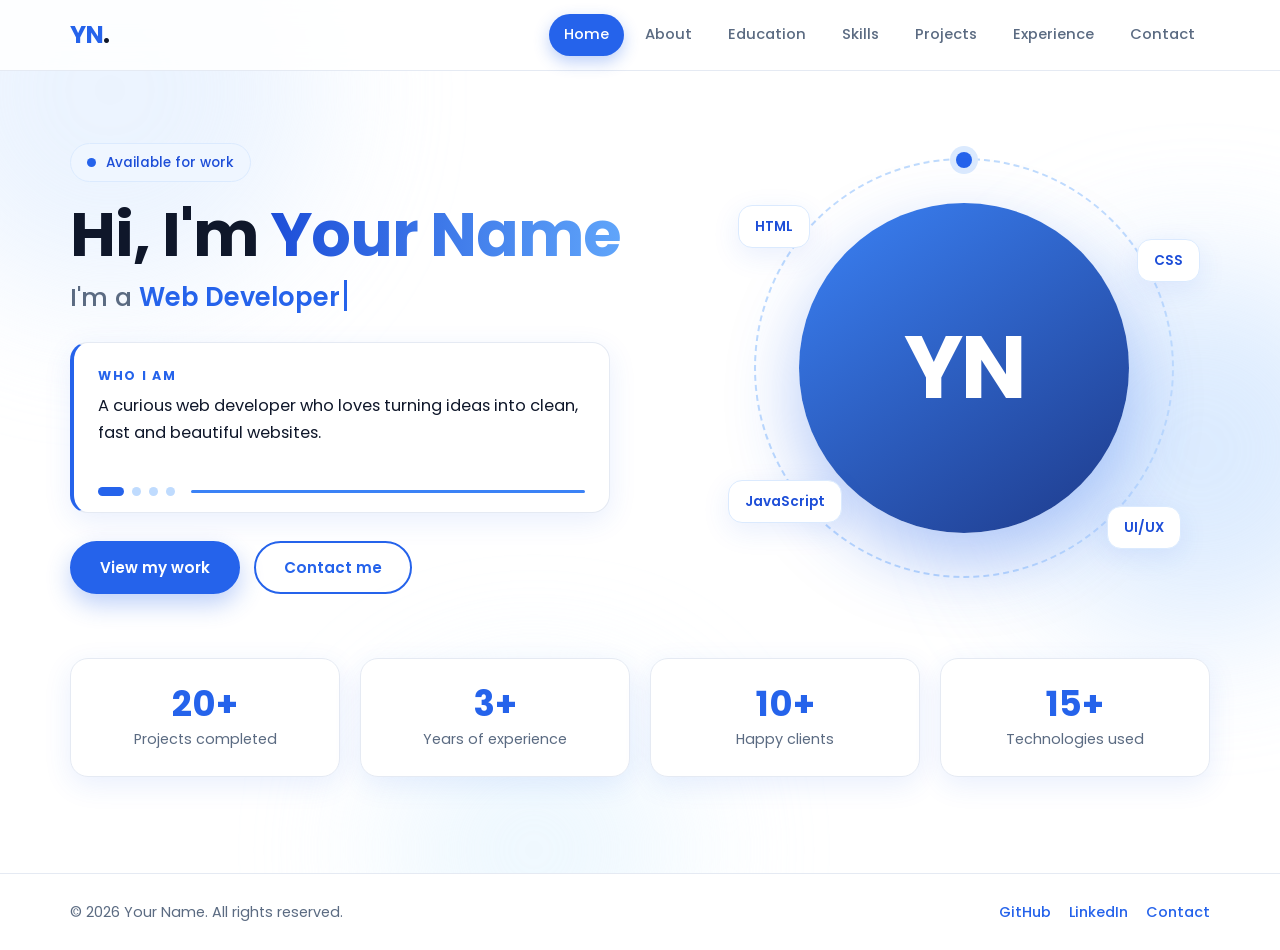
<file: index.html>
<!DOCTYPE html>
<html lang="en">
<head>
<meta charset="UTF-8">
<meta name="viewport" content="width=device-width, initial-scale=1">
<title>Your Name | Portfolio</title>
<meta name="description" content="Portfolio of Your Name – web developer and designer.">
<link rel="preconnect" href="https://fonts.googleapis.com">
<link rel="preconnect" href="https://fonts.gstatic.com" crossorigin>
<link href="https://fonts.googleapis.com/css2?family=Poppins:wght@400;500;600;700&display=swap" rel="stylesheet">
<link rel="stylesheet" href="style.css">
<noscript><style>.reveal{opacity:1!important}.slide:first-child{opacity:1;transform:none}</style></noscript>
</head>
<body data-page="home">
<div class="blobs"><span></span><span></span><span></span></div>

<header class="nav" id="nav">
  <div class="wrap">
    <a class="logo" href="index.html">YN<span>.</span></a>
    <button class="burger" aria-label="Toggle menu" aria-expanded="false"><span></span><span></span><span></span></button>
    <ul>
      <li><a data-p="home" href="index.html">Home</a></li>
      <li><a data-p="about" href="about.html">About</a></li>
      <li><a data-p="education" href="education.html">Education</a></li>
      <li><a data-p="skills" href="skills.html">Skills</a></li>
      <li><a data-p="projects" href="projects.html">Projects</a></li>
      <li><a data-p="experience" href="experience.html">Experience</a></li>
      <li><a data-p="contact" href="contact.html">Contact</a></li>
    </ul>
  </div>
  <div class="progress"></div>
</header>

<main>
  <section class="page">
    <div class="wrap hero">
      <div class="hero-text">
        <span class="pill reveal"><i class="dot"></i> Available for work</span>
        <h1 class="reveal" style="--d:.1s">Hi, I'm <span class="grad">Your Name</span></h1>
        <p class="role reveal" style="--d:.2s">I'm a <span id="typed" data-words='["Web Developer","UI/UX Enthusiast","Problem Solver","Creative Coder"]'></span><span class="cursor"></span></p>

        <div class="rotator-card reveal" style="--d:.3s">
          <div class="rotator">
            <div class="slide on"><h4>Who I am</h4><p>A curious web developer who loves turning ideas into clean, fast and beautiful websites.</p></div>
            <div class="slide"><h4>What I do</h4><p>Frontend development, responsive UI design and interactive web apps that feel effortless.</p></div>
            <div class="slide"><h4>Right now</h4><p>Sharpening my skills every day and open to internships, full-time roles and freelance work.</p></div>
            <div class="slide"><h4>Let's talk</h4><p>Have an idea or an opportunity? Drop me a message and let's build something great.</p></div>
          </div>
          <div class="rot-foot">
            <div class="dots"><button class="active" aria-label="Slide 1"></button><button aria-label="Slide 2"></button><button aria-label="Slide 3"></button><button aria-label="Slide 4"></button></div>
            <div class="rot-bar"><i></i></div>
          </div>
        </div>

        <div class="btns reveal" style="--d:.4s">
          <a class="btn" href="projects.html">View my work</a>
          <a class="btn ghost" href="contact.html">Contact me</a>
        </div>
      </div>

      <div class="hero-visual reveal right" style="--d:.2s">
        <div class="orbit"></div>
        <!-- To use your photo: replace <span>YN</span> with <img src="photo.jpg" alt="Your Name"> -->
        <div class="avatar"><span>YN</span></div>
        <span class="chip-float c1">HTML</span>
        <span class="chip-float c2">CSS</span>
        <span class="chip-float c3">JavaScript</span>
        <span class="chip-float c4">UI/UX</span>
      </div>
    </div>

    <div class="wrap stats">
      <div class="stat reveal"><b data-count="20" data-suffix="+">0</b><span>Projects completed</span></div>
      <div class="stat reveal" style="--d:.1s"><b data-count="3" data-suffix="+">0</b><span>Years of experience</span></div>
      <div class="stat reveal" style="--d:.2s"><b data-count="10" data-suffix="+">0</b><span>Happy clients</span></div>
      <div class="stat reveal" style="--d:.3s"><b data-count="15" data-suffix="+">0</b><span>Technologies used</span></div>
    </div>
  </section>
</main>

<footer>
  <div class="wrap foot">
    <p>© <span class="yr">2026</span> Your Name. All rights reserved.</p>
    <div><a href="https://github.com/" target="_blank" rel="noopener">GitHub</a><a href="https://linkedin.com/" target="_blank" rel="noopener">LinkedIn</a><a href="contact.html">Contact</a></div>
  </div>
</footer>
<script src="script.js" defer></script>
</body>
</html>
</file>
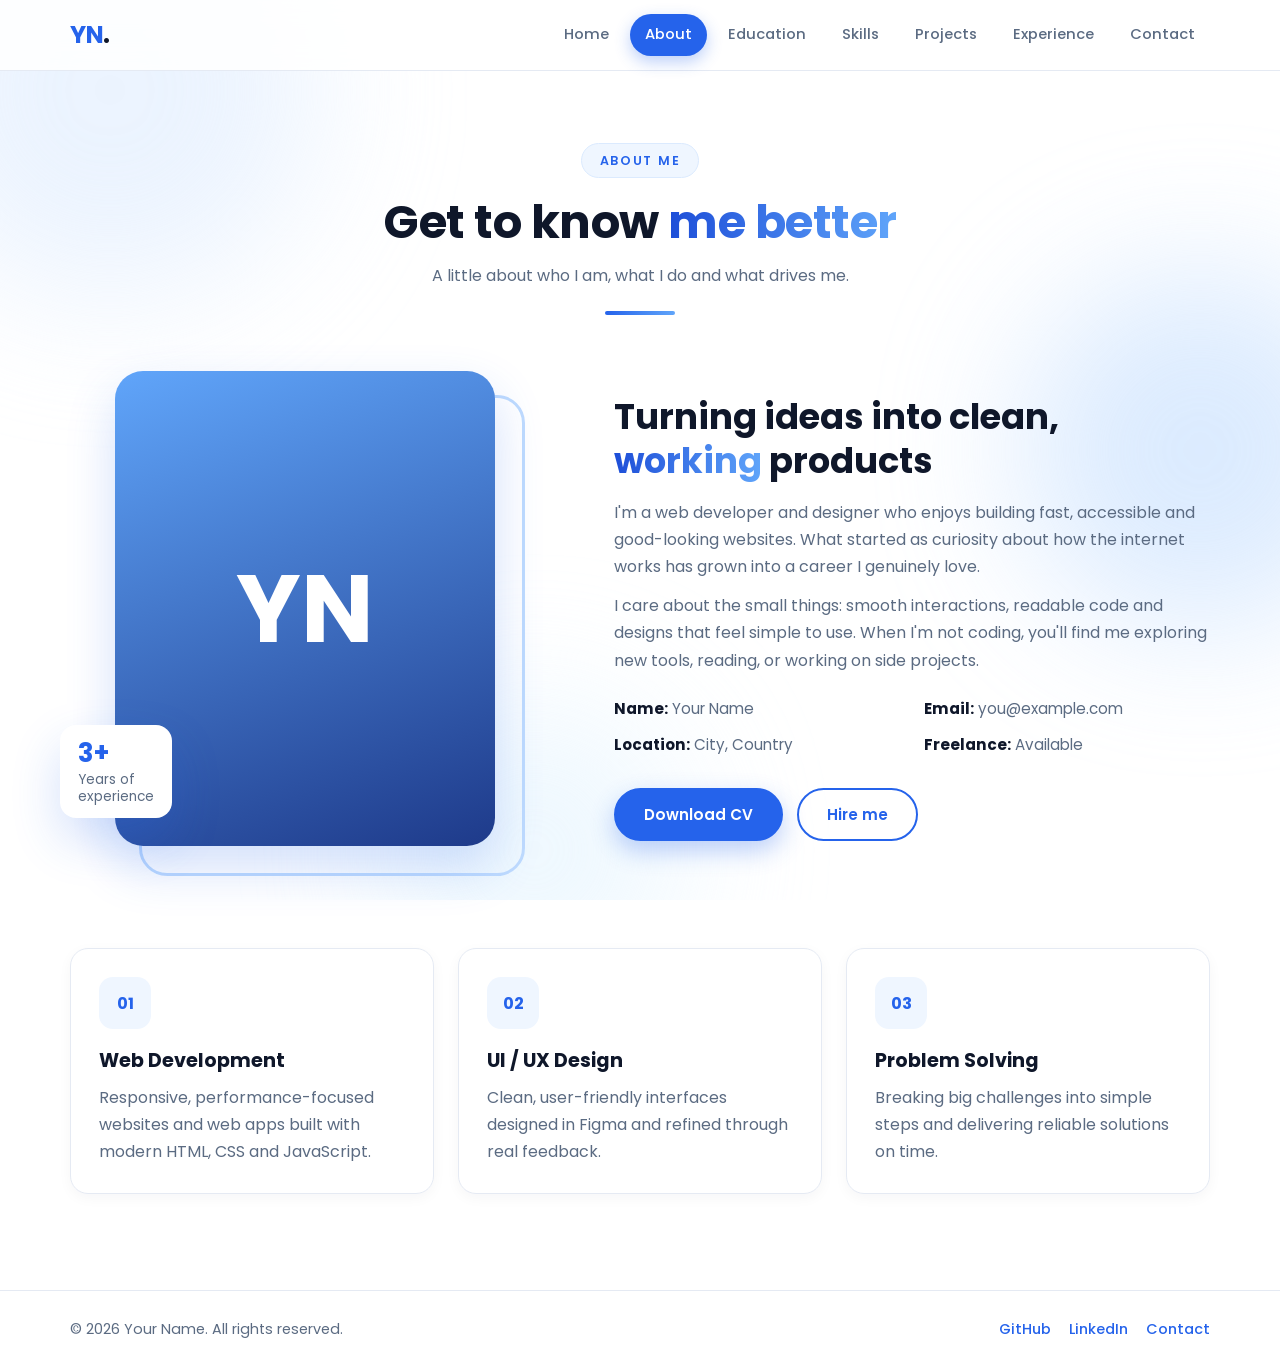
<file: about.html>
<!DOCTYPE html>
<html lang="en">
<head>
<meta charset="UTF-8">
<meta name="viewport" content="width=device-width, initial-scale=1">
<title>About | Your Name</title>
<meta name="description" content="About Your Name – web developer and designer.">
<link rel="preconnect" href="https://fonts.googleapis.com">
<link rel="preconnect" href="https://fonts.gstatic.com" crossorigin>
<link href="https://fonts.googleapis.com/css2?family=Poppins:wght@400;500;600;700&display=swap" rel="stylesheet">
<link rel="stylesheet" href="style.css">
<noscript><style>.reveal{opacity:1!important}</style></noscript>
</head>
<body data-page="about">
<div class="blobs"><span></span><span></span><span></span></div>

<header class="nav" id="nav">
  <div class="wrap">
    <a class="logo" href="index.html">YN<span>.</span></a>
    <button class="burger" aria-label="Toggle menu" aria-expanded="false"><span></span><span></span><span></span></button>
    <ul>
      <li><a data-p="home" href="index.html">Home</a></li>
      <li><a data-p="about" href="about.html">About</a></li>
      <li><a data-p="education" href="education.html">Education</a></li>
      <li><a data-p="skills" href="skills.html">Skills</a></li>
      <li><a data-p="projects" href="projects.html">Projects</a></li>
      <li><a data-p="experience" href="experience.html">Experience</a></li>
      <li><a data-p="contact" href="contact.html">Contact</a></li>
    </ul>
  </div>
  <div class="progress"></div>
</header>

<main>
  <section class="page">
    <div class="wrap">
      <div class="page-head reveal">
        <span class="eyebrow">About me</span>
        <h1 class="title">Get to know <span class="grad">me better</span></h1>
        <p>A little about who I am, what I do and what drives me.</p>
      </div>

      <div class="about-grid">
        <div class="about-visual reveal left">
          <!-- To use your photo: replace <span>YN</span> with <img src="photo.jpg" alt="Your Name"> -->
          <div class="photo"><span>YN</span></div>
          <div class="badge-float"><b>3+</b>Years of<br>experience</div>
        </div>
        <div class="about-text reveal right">
          <h2>Turning ideas into clean, <span class="grad">working</span> products</h2>
          <p>I'm a web developer and designer who enjoys building fast, accessible and good-looking websites. What started as curiosity about how the internet works has grown into a career I genuinely love.</p>
          <p>I care about the small things: smooth interactions, readable code and designs that feel simple to use. When I'm not coding, you'll find me exploring new tools, reading, or working on side projects.</p>
          <ul class="facts">
            <li><b>Name:</b> Your Name</li>
            <li><b>Email:</b> you@example.com</li>
            <li><b>Location:</b> City, Country</li>
            <li><b>Freelance:</b> Available</li>
          </ul>
          <div class="btns">
            <a class="btn" href="cv.pdf" download>Download CV</a>
            <a class="btn ghost" href="contact.html">Hire me</a>
          </div>
        </div>
      </div>

      <div class="cards3">
        <div class="card reveal"><div class="num">01</div><h3>Web Development</h3><p>Responsive, performance-focused websites and web apps built with modern HTML, CSS and JavaScript.</p></div>
        <div class="card reveal" style="--d:.15s"><div class="num">02</div><h3>UI / UX Design</h3><p>Clean, user-friendly interfaces designed in Figma and refined through real feedback.</p></div>
        <div class="card reveal" style="--d:.3s"><div class="num">03</div><h3>Problem Solving</h3><p>Breaking big challenges into simple steps and delivering reliable solutions on time.</p></div>
      </div>
    </div>
  </section>
</main>

<footer>
  <div class="wrap foot">
    <p>© <span class="yr">2026</span> Your Name. All rights reserved.</p>
    <div><a href="https://github.com/" target="_blank" rel="noopener">GitHub</a><a href="https://linkedin.com/" target="_blank" rel="noopener">LinkedIn</a><a href="contact.html">Contact</a></div>
  </div>
</footer>
<script src="script.js" defer></script>
</body>
</html>
</file>
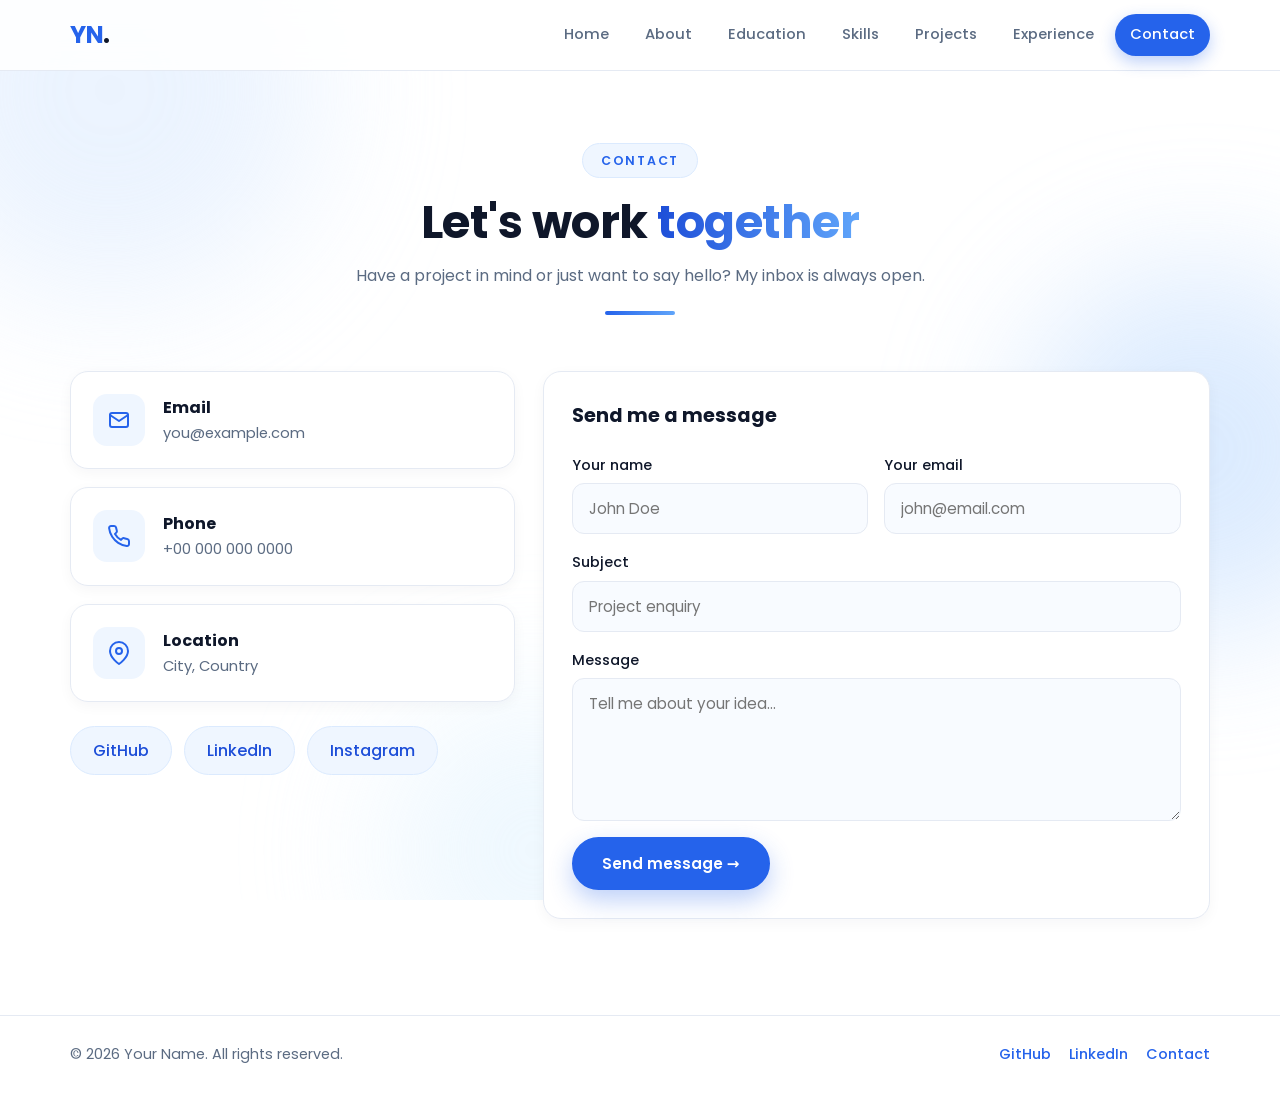
<file: contact.html>
<!DOCTYPE html>
<html lang="en">
<head>
<meta charset="UTF-8">
<meta name="viewport" content="width=device-width, initial-scale=1">
<title>Contact | Your Name</title>
<meta name="description" content="Get in touch with Your Name.">
<link rel="preconnect" href="https://fonts.googleapis.com">
<link rel="preconnect" href="https://fonts.gstatic.com" crossorigin>
<link href="https://fonts.googleapis.com/css2?family=Poppins:wght@400;500;600;700&display=swap" rel="stylesheet">
<link rel="stylesheet" href="style.css">
<noscript><style>.reveal{opacity:1!important}</style></noscript>
</head>
<body data-page="contact">
<div class="blobs"><span></span><span></span><span></span></div>

<header class="nav" id="nav">
  <div class="wrap">
    <a class="logo" href="index.html">YN<span>.</span></a>
    <button class="burger" aria-label="Toggle menu" aria-expanded="false"><span></span><span></span><span></span></button>
    <ul>
      <li><a data-p="home" href="index.html">Home</a></li>
      <li><a data-p="about" href="about.html">About</a></li>
      <li><a data-p="education" href="education.html">Education</a></li>
      <li><a data-p="skills" href="skills.html">Skills</a></li>
      <li><a data-p="projects" href="projects.html">Projects</a></li>
      <li><a data-p="experience" href="experience.html">Experience</a></li>
      <li><a data-p="contact" href="contact.html">Contact</a></li>
    </ul>
  </div>
  <div class="progress"></div>
</header>

<main>
  <section class="page">
    <div class="wrap">
      <div class="page-head reveal">
        <span class="eyebrow">Contact</span>
        <h1 class="title">Let's work <span class="grad">together</span></h1>
        <p>Have a project in mind or just want to say hello? My inbox is always open.</p>
      </div>

      <div class="contact-grid">
        <div class="contact-info">
          <a class="card info reveal left" href="mailto:you@example.com">
            <div class="ico"><svg viewBox="0 0 24 24" fill="none" stroke="currentColor" stroke-width="2" stroke-linecap="round" stroke-linejoin="round"><rect x="3" y="5" width="18" height="14" rx="2"/><path d="m3 7 9 6 9-6"/></svg></div>
            <div><h4>Email</h4><p>you@example.com</p></div>
          </a>
          <a class="card info reveal left" style="--d:.1s" href="tel:+000000000000">
            <div class="ico"><svg viewBox="0 0 24 24" fill="none" stroke="currentColor" stroke-width="2" stroke-linecap="round" stroke-linejoin="round"><path d="M22 16.9v3a2 2 0 0 1-2.2 2 19.8 19.8 0 0 1-8.6-3.1 19.5 19.5 0 0 1-6-6A19.8 19.8 0 0 1 2.1 4.2 2 2 0 0 1 4.1 2h3a2 2 0 0 1 2 1.7c.1 1 .4 1.9.7 2.8a2 2 0 0 1-.5 2.1L8 9.9a16 16 0 0 0 6 6l1.3-1.3a2 2 0 0 1 2.1-.4c.9.3 1.8.6 2.8.7a2 2 0 0 1 1.7 2z"/></svg></div>
            <div><h4>Phone</h4><p>+00 000 000 0000</p></div>
          </a>
          <div class="card info reveal left" style="--d:.2s">
            <div class="ico"><svg viewBox="0 0 24 24" fill="none" stroke="currentColor" stroke-width="2" stroke-linecap="round" stroke-linejoin="round"><path d="M21 10c0 7-9 13-9 13S3 17 3 10a9 9 0 0 1 18 0z"/><circle cx="12" cy="10" r="3"/></svg></div>
            <div><h4>Location</h4><p>City, Country</p></div>
          </div>
          <div class="socials reveal left" style="--d:.3s">
            <a href="https://github.com/" target="_blank" rel="noopener">GitHub</a>
            <a href="https://linkedin.com/" target="_blank" rel="noopener">LinkedIn</a>
            <a href="https://instagram.com/" target="_blank" rel="noopener">Instagram</a>
          </div>
        </div>

        <!-- Set data-to to your own email address -->
        <form id="contact-form" class="card form reveal right" data-to="you@example.com">
          <h3>Send me a message</h3>
          <div class="row">
            <label>Your name<input type="text" name="name" placeholder="John Doe" required></label>
            <label>Your email<input type="email" name="email" placeholder="john@email.com" required></label>
          </div>
          <label>Subject<input type="text" name="subject" placeholder="Project enquiry" required></label>
          <label>Message<textarea name="message" rows="5" placeholder="Tell me about your idea..." required></textarea></label>
          <button class="btn" type="submit">Send message &rarr;</button>
          <p class="form-note">Opening your email app to send the message…</p>
        </form>
      </div>
    </div>
  </section>
</main>

<footer>
  <div class="wrap foot">
    <p>© <span class="yr">2026</span> Your Name. All rights reserved.</p>
    <div><a href="https://github.com/" target="_blank" rel="noopener">GitHub</a><a href="https://linkedin.com/" target="_blank" rel="noopener">LinkedIn</a><a href="contact.html">Contact</a></div>
  </div>
</footer>
<script src="script.js" defer></script>
</body>
</html>
</file>
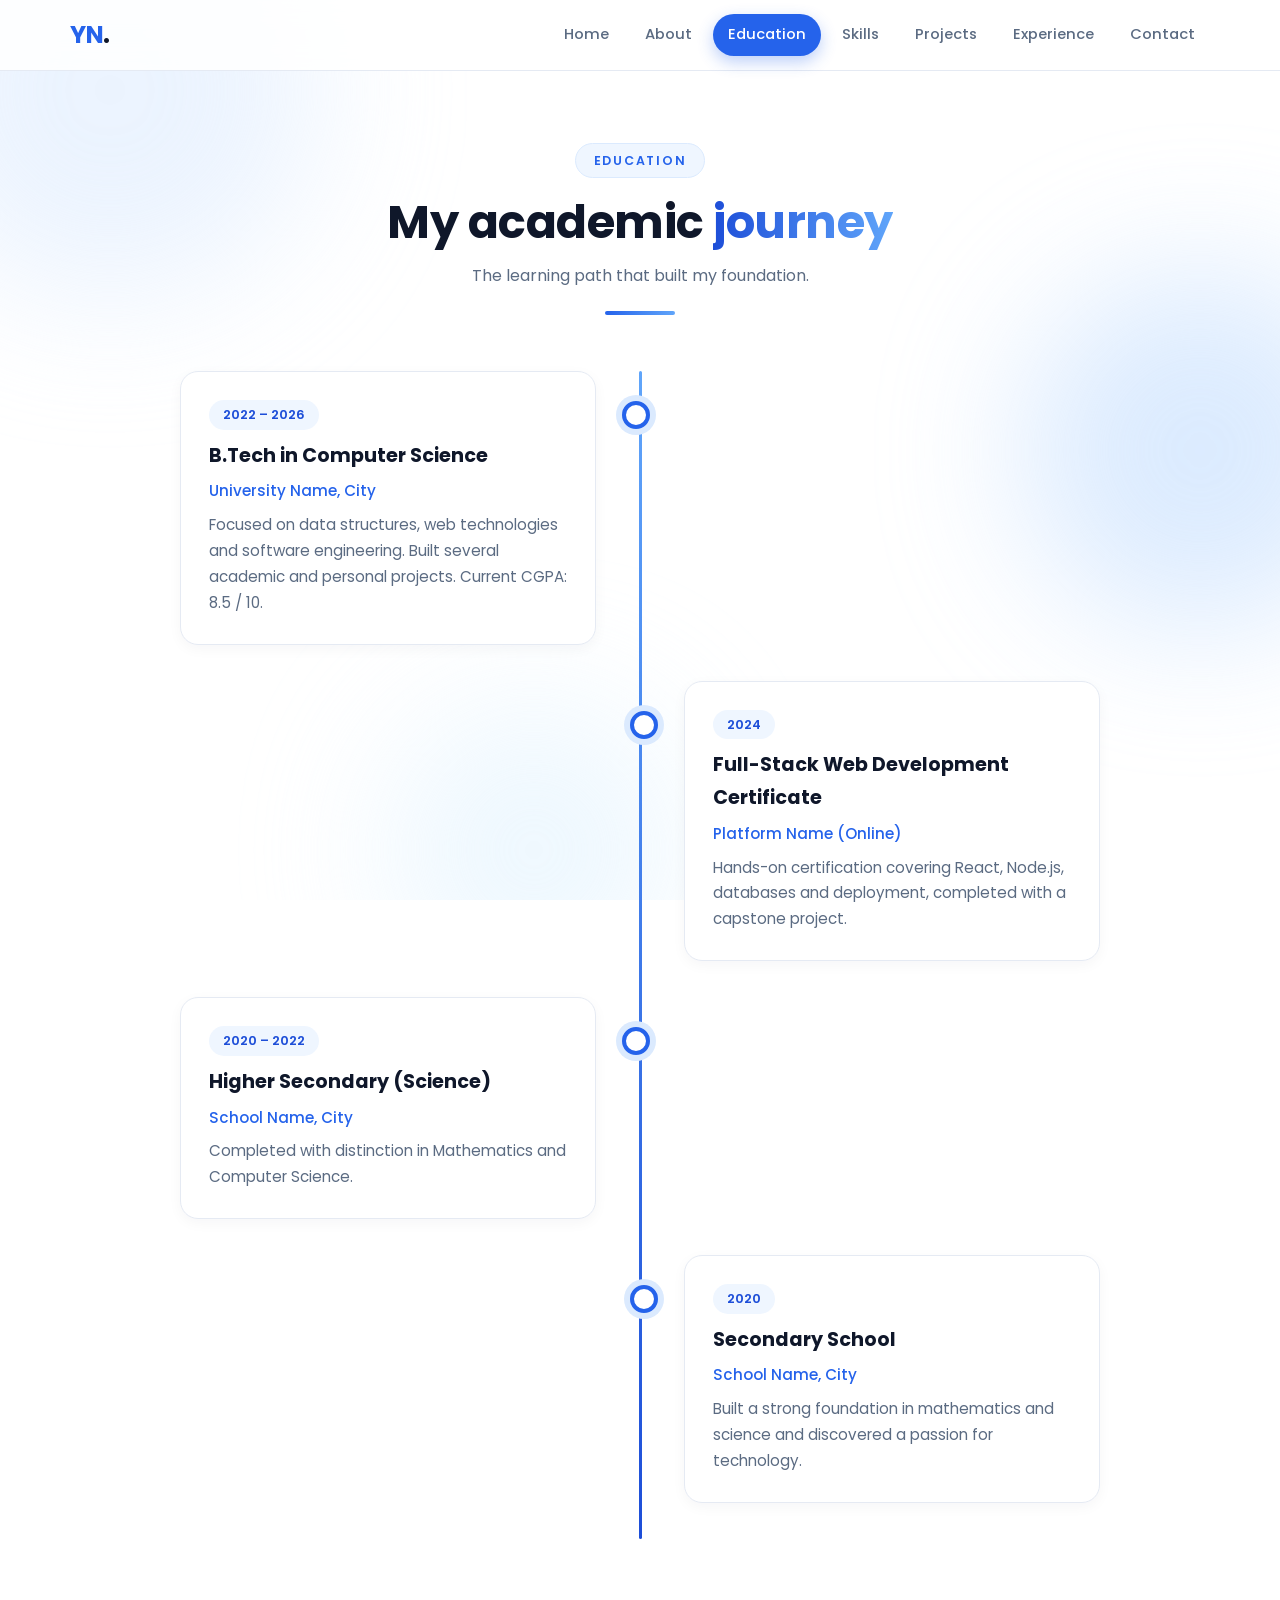
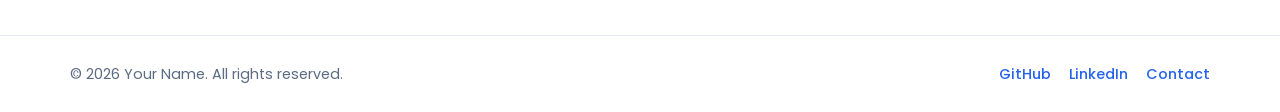
<file: education.html>
<!DOCTYPE html>
<html lang="en">
<head>
<meta charset="UTF-8">
<meta name="viewport" content="width=device-width, initial-scale=1">
<title>Education | Your Name</title>
<meta name="description" content="Education and certifications of Your Name.">
<link rel="preconnect" href="https://fonts.googleapis.com">
<link rel="preconnect" href="https://fonts.gstatic.com" crossorigin>
<link href="https://fonts.googleapis.com/css2?family=Poppins:wght@400;500;600;700&display=swap" rel="stylesheet">
<link rel="stylesheet" href="style.css">
<noscript><style>.reveal{opacity:1!important}</style></noscript>
</head>
<body data-page="education">
<div class="blobs"><span></span><span></span><span></span></div>

<header class="nav" id="nav">
  <div class="wrap">
    <a class="logo" href="index.html">YN<span>.</span></a>
    <button class="burger" aria-label="Toggle menu" aria-expanded="false"><span></span><span></span><span></span></button>
    <ul>
      <li><a data-p="home" href="index.html">Home</a></li>
      <li><a data-p="about" href="about.html">About</a></li>
      <li><a data-p="education" href="education.html">Education</a></li>
      <li><a data-p="skills" href="skills.html">Skills</a></li>
      <li><a data-p="projects" href="projects.html">Projects</a></li>
      <li><a data-p="experience" href="experience.html">Experience</a></li>
      <li><a data-p="contact" href="contact.html">Contact</a></li>
    </ul>
  </div>
  <div class="progress"></div>
</header>

<main>
  <section class="page">
    <div class="wrap">
      <div class="page-head reveal">
        <span class="eyebrow">Education</span>
        <h1 class="title">My academic <span class="grad">journey</span></h1>
        <p>The learning path that built my foundation.</p>
      </div>

      <div class="timeline">
        <div class="t-item reveal left">
          <div class="card">
            <span class="date">2022 – 2026</span>
            <h3>B.Tech in Computer Science</h3>
            <h5>University Name, City</h5>
            <p>Focused on data structures, web technologies and software engineering. Built several academic and personal projects. Current CGPA: 8.5 / 10.</p>
          </div>
        </div>
        <div class="t-item reveal right">
          <div class="card">
            <span class="date">2024</span>
            <h3>Full-Stack Web Development Certificate</h3>
            <h5>Platform Name (Online)</h5>
            <p>Hands-on certification covering React, Node.js, databases and deployment, completed with a capstone project.</p>
          </div>
        </div>
        <div class="t-item reveal left">
          <div class="card">
            <span class="date">2020 – 2022</span>
            <h3>Higher Secondary (Science)</h3>
            <h5>School Name, City</h5>
            <p>Completed with distinction in Mathematics and Computer Science.</p>
          </div>
        </div>
        <div class="t-item reveal right">
          <div class="card">
            <span class="date">2020</span>
            <h3>Secondary School</h3>
            <h5>School Name, City</h5>
            <p>Built a strong foundation in mathematics and science and discovered a passion for technology.</p>
          </div>
        </div>
      </div>
    </div>
  </section>
</main>

<footer>
  <div class="wrap foot">
    <p>© <span class="yr">2026</span> Your Name. All rights reserved.</p>
    <div><a href="https://github.com/" target="_blank" rel="noopener">GitHub</a><a href="https://linkedin.com/" target="_blank" rel="noopener">LinkedIn</a><a href="contact.html">Contact</a></div>
  </div>
</footer>
<script src="script.js" defer></script>
</body>
</html>
</file>
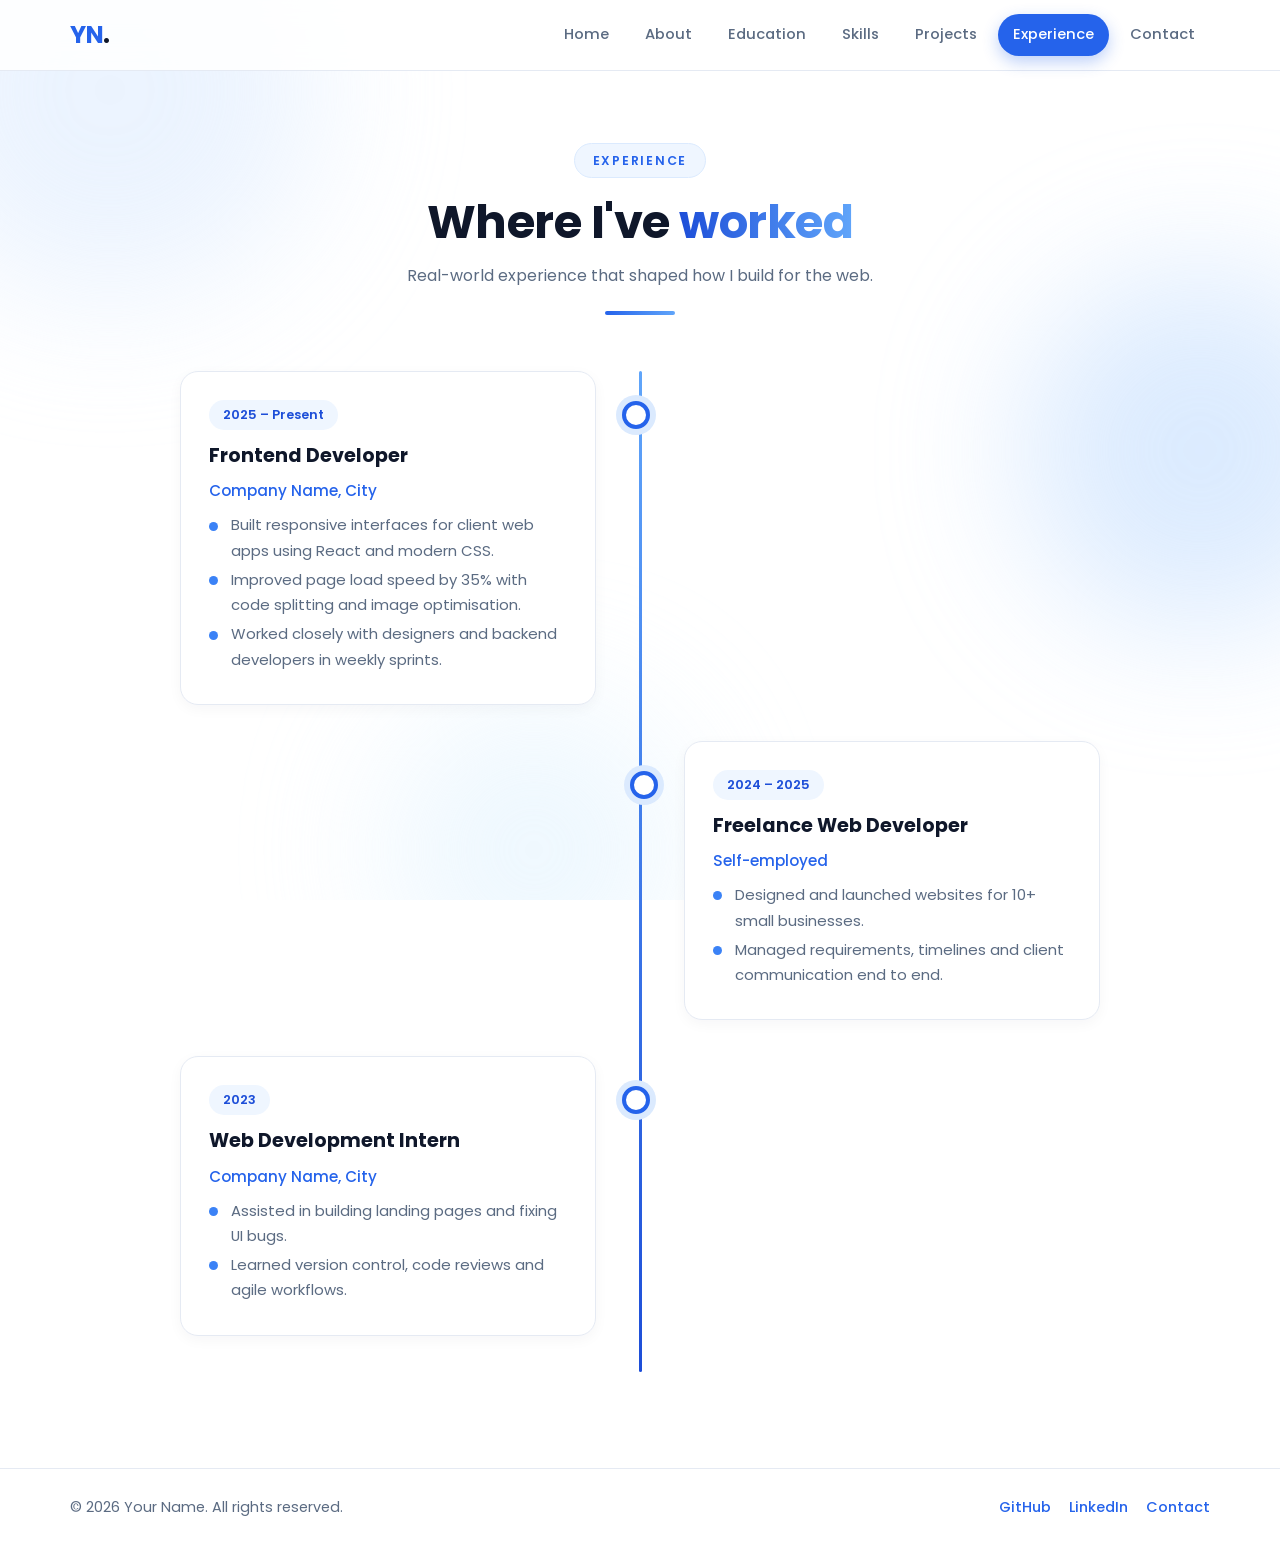
<file: experience.html>
<!DOCTYPE html>
<html lang="en">
<head>
<meta charset="UTF-8">
<meta name="viewport" content="width=device-width, initial-scale=1">
<title>Experience | Your Name</title>
<meta name="description" content="Work experience of Your Name.">
<link rel="preconnect" href="https://fonts.googleapis.com">
<link rel="preconnect" href="https://fonts.gstatic.com" crossorigin>
<link href="https://fonts.googleapis.com/css2?family=Poppins:wght@400;500;600;700&display=swap" rel="stylesheet">
<link rel="stylesheet" href="style.css">
<noscript><style>.reveal{opacity:1!important}</style></noscript>
</head>
<body data-page="experience">
<div class="blobs"><span></span><span></span><span></span></div>

<header class="nav" id="nav">
  <div class="wrap">
    <a class="logo" href="index.html">YN<span>.</span></a>
    <button class="burger" aria-label="Toggle menu" aria-expanded="false"><span></span><span></span><span></span></button>
    <ul>
      <li><a data-p="home" href="index.html">Home</a></li>
      <li><a data-p="about" href="about.html">About</a></li>
      <li><a data-p="education" href="education.html">Education</a></li>
      <li><a data-p="skills" href="skills.html">Skills</a></li>
      <li><a data-p="projects" href="projects.html">Projects</a></li>
      <li><a data-p="experience" href="experience.html">Experience</a></li>
      <li><a data-p="contact" href="contact.html">Contact</a></li>
    </ul>
  </div>
  <div class="progress"></div>
</header>

<main>
  <section class="page">
    <div class="wrap">
      <div class="page-head reveal">
        <span class="eyebrow">Experience</span>
        <h1 class="title">Where I've <span class="grad">worked</span></h1>
        <p>Real-world experience that shaped how I build for the web.</p>
      </div>

      <div class="timeline">
        <div class="t-item reveal left">
          <div class="card">
            <span class="date">2025 – Present</span>
            <h3>Frontend Developer</h3>
            <h5>Company Name, City</h5>
            <ul class="ticks">
              <li>Built responsive interfaces for client web apps using React and modern CSS.</li>
              <li>Improved page load speed by 35% with code splitting and image optimisation.</li>
              <li>Worked closely with designers and backend developers in weekly sprints.</li>
            </ul>
          </div>
        </div>
        <div class="t-item reveal right">
          <div class="card">
            <span class="date">2024 – 2025</span>
            <h3>Freelance Web Developer</h3>
            <h5>Self-employed</h5>
            <ul class="ticks">
              <li>Designed and launched websites for 10+ small businesses.</li>
              <li>Managed requirements, timelines and client communication end to end.</li>
            </ul>
          </div>
        </div>
        <div class="t-item reveal left">
          <div class="card">
            <span class="date">2023</span>
            <h3>Web Development Intern</h3>
            <h5>Company Name, City</h5>
            <ul class="ticks">
              <li>Assisted in building landing pages and fixing UI bugs.</li>
              <li>Learned version control, code reviews and agile workflows.</li>
            </ul>
          </div>
        </div>
      </div>
    </div>
  </section>
</main>

<footer>
  <div class="wrap foot">
    <p>© <span class="yr">2026</span> Your Name. All rights reserved.</p>
    <div><a href="https://github.com/" target="_blank" rel="noopener">GitHub</a><a href="https://linkedin.com/" target="_blank" rel="noopener">LinkedIn</a><a href="contact.html">Contact</a></div>
  </div>
</footer>
<script src="script.js" defer></script>
</body>
</html>
</file>
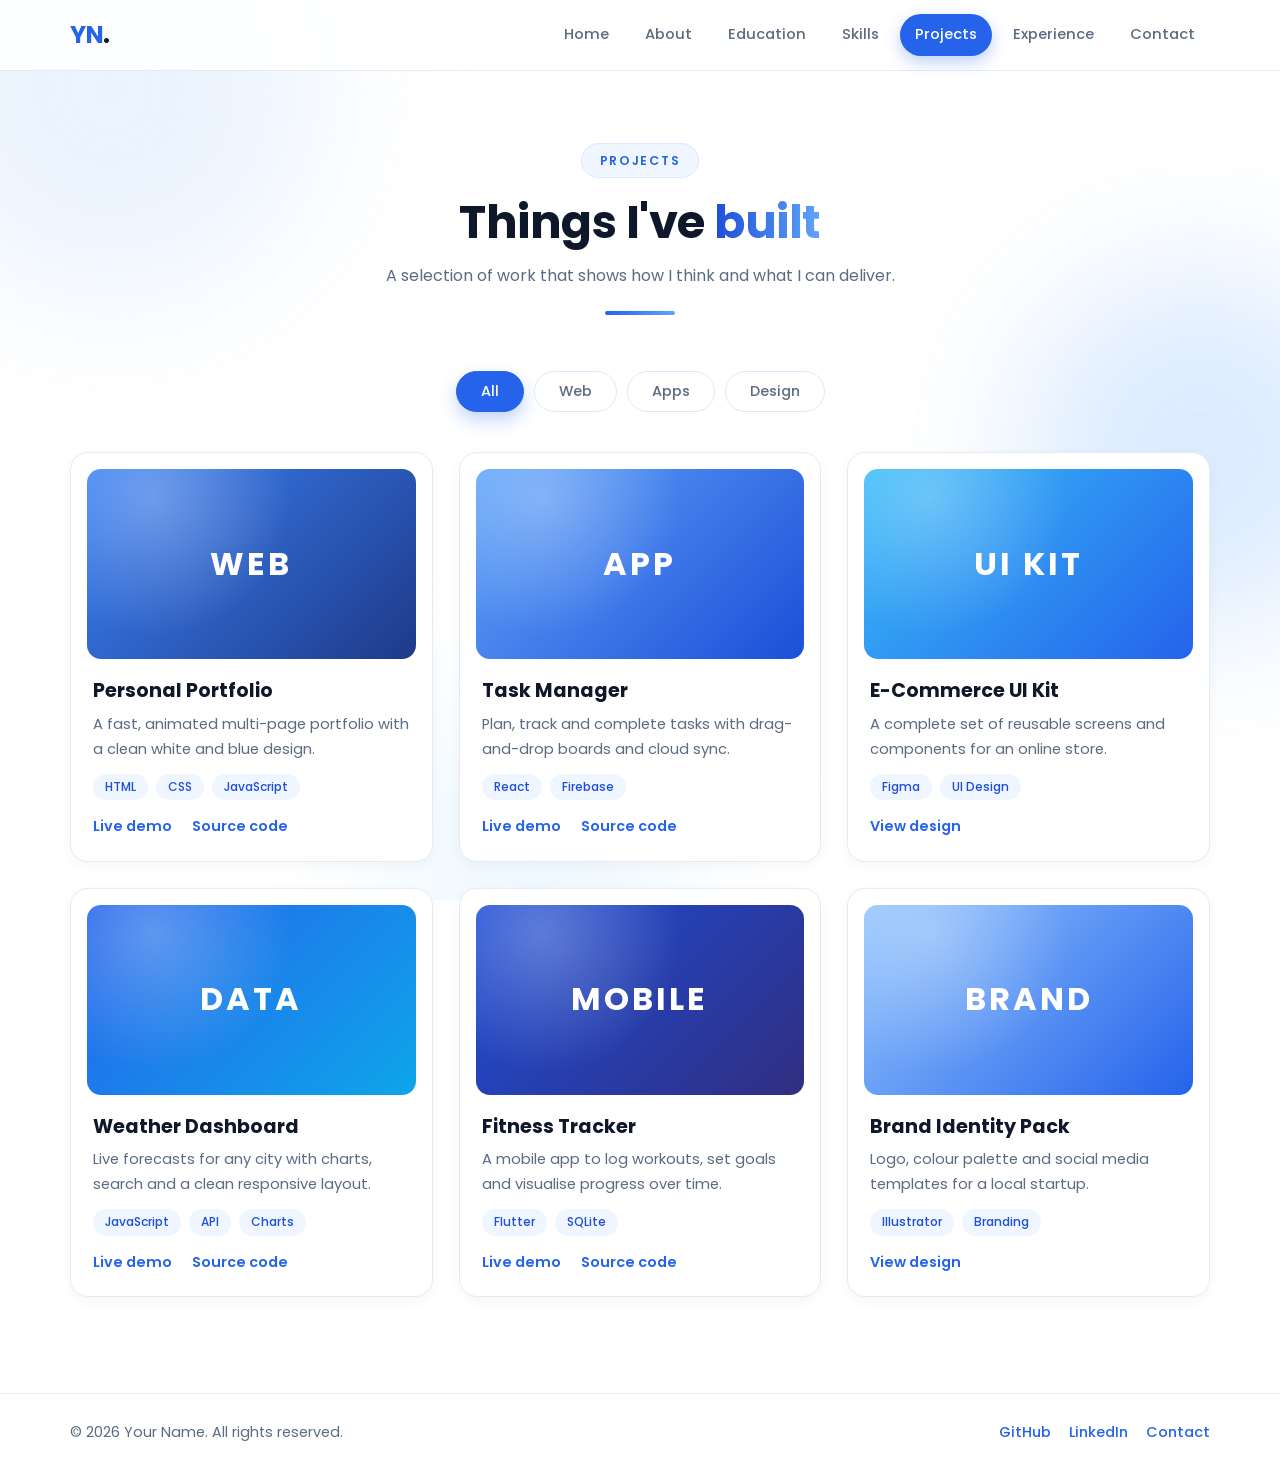
<file: projects.html>
<!DOCTYPE html>
<html lang="en">
<head>
<meta charset="UTF-8">
<meta name="viewport" content="width=device-width, initial-scale=1">
<title>Projects | Your Name</title>
<meta name="description" content="Selected projects by Your Name.">
<link rel="preconnect" href="https://fonts.googleapis.com">
<link rel="preconnect" href="https://fonts.gstatic.com" crossorigin>
<link href="https://fonts.googleapis.com/css2?family=Poppins:wght@400;500;600;700&display=swap" rel="stylesheet">
<link rel="stylesheet" href="style.css">
<noscript><style>.reveal{opacity:1!important}</style></noscript>
</head>
<body data-page="projects">
<div class="blobs"><span></span><span></span><span></span></div>

<header class="nav" id="nav">
  <div class="wrap">
    <a class="logo" href="index.html">YN<span>.</span></a>
    <button class="burger" aria-label="Toggle menu" aria-expanded="false"><span></span><span></span><span></span></button>
    <ul>
      <li><a data-p="home" href="index.html">Home</a></li>
      <li><a data-p="about" href="about.html">About</a></li>
      <li><a data-p="education" href="education.html">Education</a></li>
      <li><a data-p="skills" href="skills.html">Skills</a></li>
      <li><a data-p="projects" href="projects.html">Projects</a></li>
      <li><a data-p="experience" href="experience.html">Experience</a></li>
      <li><a data-p="contact" href="contact.html">Contact</a></li>
    </ul>
  </div>
  <div class="progress"></div>
</header>

<main>
  <section class="page">
    <div class="wrap">
      <div class="page-head reveal">
        <span class="eyebrow">Projects</span>
        <h1 class="title">Things I've <span class="grad">built</span></h1>
        <p>A selection of work that shows how I think and what I can deliver.</p>
      </div>

      <div class="filters reveal">
        <button class="active" data-filter="all">All</button>
        <button data-filter="web">Web</button>
        <button data-filter="app">Apps</button>
        <button data-filter="design">Design</button>
      </div>

      <!-- Replace "#" in the links with your live demo / GitHub URLs -->
      <div class="projects">
        <article class="card project reveal" data-cat="web" style="--c1:#3b82f6;--c2:#1e3a8a">
          <div class="thumb" style="--c1:#3b82f6;--c2:#1e3a8a"><span>Web</span></div>
          <h3>Personal Portfolio</h3>
          <p>A fast, animated multi-page portfolio with a clean white and blue design.</p>
          <div class="tags"><span>HTML</span><span>CSS</span><span>JavaScript</span></div>
          <div class="plinks"><a href="#">Live demo</a><a href="#">Source code</a></div>
        </article>
        <article class="card project reveal" data-cat="web app" style="--d:.1s">
          <div class="thumb" style="--c1:#60a5fa;--c2:#1d4ed8"><span>App</span></div>
          <h3>Task Manager</h3>
          <p>Plan, track and complete tasks with drag-and-drop boards and cloud sync.</p>
          <div class="tags"><span>React</span><span>Firebase</span></div>
          <div class="plinks"><a href="#">Live demo</a><a href="#">Source code</a></div>
        </article>
        <article class="card project reveal" data-cat="design" style="--d:.2s">
          <div class="thumb" style="--c1:#38bdf8;--c2:#2563eb"><span>UI Kit</span></div>
          <h3>E-Commerce UI Kit</h3>
          <p>A complete set of reusable screens and components for an online store.</p>
          <div class="tags"><span>Figma</span><span>UI Design</span></div>
          <div class="plinks"><a href="#">View design</a></div>
        </article>
        <article class="card project reveal" data-cat="web">
          <div class="thumb" style="--c1:#2563eb;--c2:#0ea5e9"><span>Data</span></div>
          <h3>Weather Dashboard</h3>
          <p>Live forecasts for any city with charts, search and a clean responsive layout.</p>
          <div class="tags"><span>JavaScript</span><span>API</span><span>Charts</span></div>
          <div class="plinks"><a href="#">Live demo</a><a href="#">Source code</a></div>
        </article>
        <article class="card project reveal" data-cat="app" style="--d:.1s">
          <div class="thumb" style="--c1:#1d4ed8;--c2:#312e81"><span>Mobile</span></div>
          <h3>Fitness Tracker</h3>
          <p>A mobile app to log workouts, set goals and visualise progress over time.</p>
          <div class="tags"><span>Flutter</span><span>SQLite</span></div>
          <div class="plinks"><a href="#">Live demo</a><a href="#">Source code</a></div>
        </article>
        <article class="card project reveal" data-cat="design" style="--d:.2s">
          <div class="thumb" style="--c1:#93c5fd;--c2:#2563eb"><span>Brand</span></div>
          <h3>Brand Identity Pack</h3>
          <p>Logo, colour palette and social media templates for a local startup.</p>
          <div class="tags"><span>Illustrator</span><span>Branding</span></div>
          <div class="plinks"><a href="#">View design</a></div>
        </article>
      </div>
    </div>
  </section>
</main>

<footer>
  <div class="wrap foot">
    <p>© <span class="yr">2026</span> Your Name. All rights reserved.</p>
    <div><a href="https://github.com/" target="_blank" rel="noopener">GitHub</a><a href="https://linkedin.com/" target="_blank" rel="noopener">LinkedIn</a><a href="contact.html">Contact</a></div>
  </div>
</footer>
<script src="script.js" defer></script>
</body>
</html>
</file>
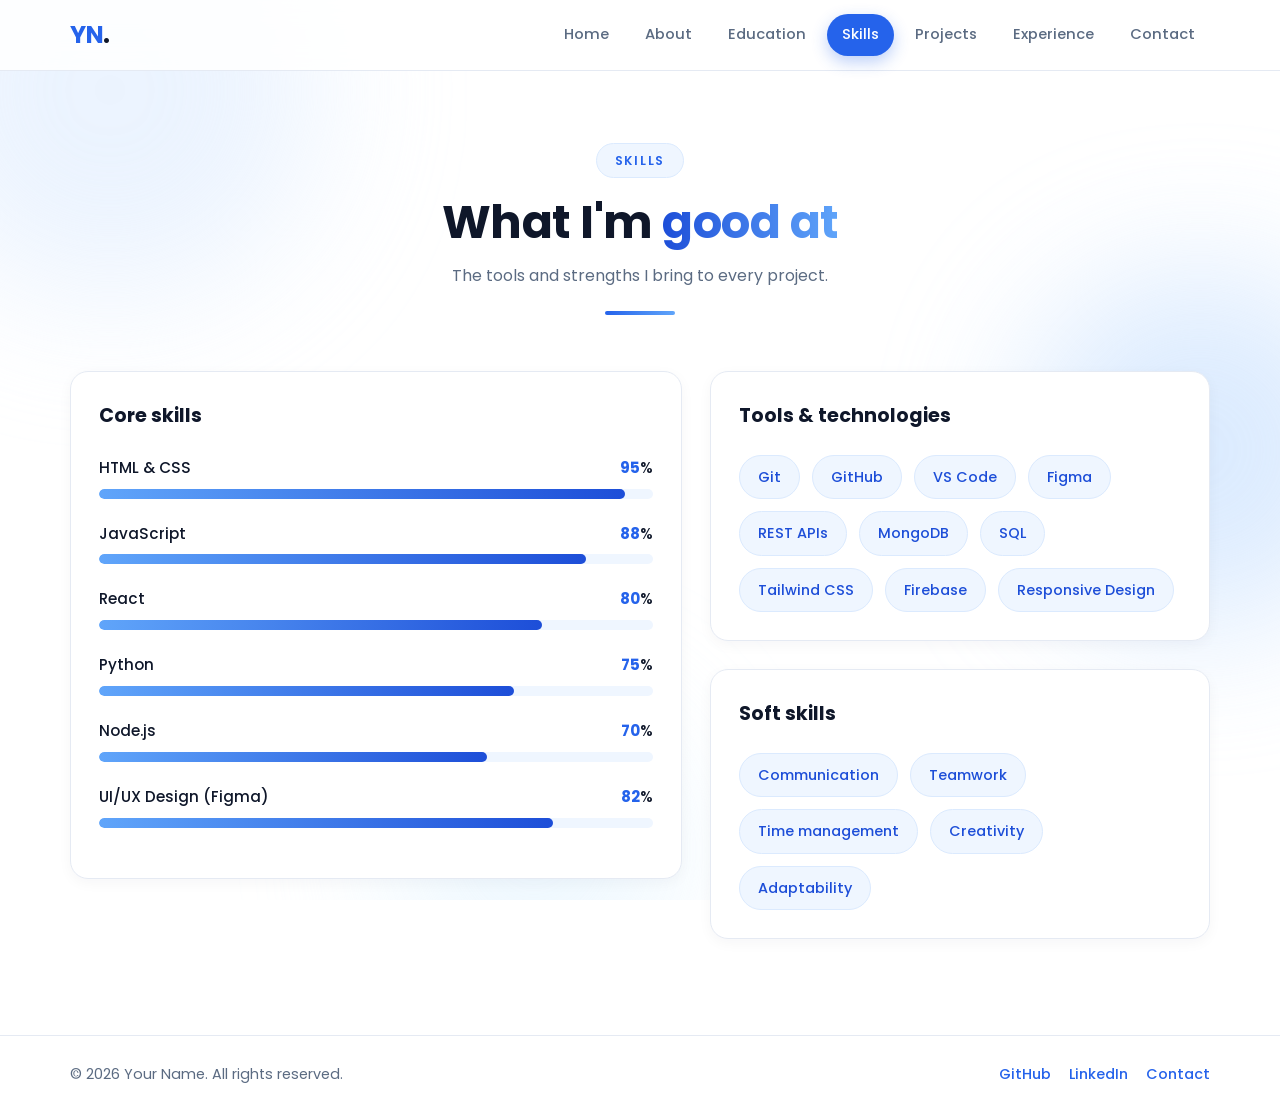
<file: skills.html>
<!DOCTYPE html>
<html lang="en">
<head>
<meta charset="UTF-8">
<meta name="viewport" content="width=device-width, initial-scale=1">
<title>Skills | Your Name</title>
<meta name="description" content="Technical and soft skills of Your Name.">
<link rel="preconnect" href="https://fonts.googleapis.com">
<link rel="preconnect" href="https://fonts.gstatic.com" crossorigin>
<link href="https://fonts.googleapis.com/css2?family=Poppins:wght@400;500;600;700&display=swap" rel="stylesheet">
<link rel="stylesheet" href="style.css">
<noscript><style>.reveal{opacity:1!important}.bar i{width:var(--w,80%)!important}</style></noscript>
</head>
<body data-page="skills">
<div class="blobs"><span></span><span></span><span></span></div>

<header class="nav" id="nav">
  <div class="wrap">
    <a class="logo" href="index.html">YN<span>.</span></a>
    <button class="burger" aria-label="Toggle menu" aria-expanded="false"><span></span><span></span><span></span></button>
    <ul>
      <li><a data-p="home" href="index.html">Home</a></li>
      <li><a data-p="about" href="about.html">About</a></li>
      <li><a data-p="education" href="education.html">Education</a></li>
      <li><a data-p="skills" href="skills.html">Skills</a></li>
      <li><a data-p="projects" href="projects.html">Projects</a></li>
      <li><a data-p="experience" href="experience.html">Experience</a></li>
      <li><a data-p="contact" href="contact.html">Contact</a></li>
    </ul>
  </div>
  <div class="progress"></div>
</header>

<main>
  <section class="page">
    <div class="wrap">
      <div class="page-head reveal">
        <span class="eyebrow">Skills</span>
        <h1 class="title">What I'm <span class="grad">good at</span></h1>
        <p>The tools and strengths I bring to every project.</p>
      </div>

      <div class="skills-grid">
        <div class="card reveal left">
          <h3>Core skills</h3>
          <div class="skill reveal"><div class="top"><span>HTML &amp; CSS</span><span><b data-count="95">0</b>%</span></div><div class="bar"><i data-level="95"></i></div></div>
          <div class="skill reveal"><div class="top"><span>JavaScript</span><span><b data-count="88">0</b>%</span></div><div class="bar"><i data-level="88"></i></div></div>
          <div class="skill reveal"><div class="top"><span>React</span><span><b data-count="80">0</b>%</span></div><div class="bar"><i data-level="80"></i></div></div>
          <div class="skill reveal"><div class="top"><span>Python</span><span><b data-count="75">0</b>%</span></div><div class="bar"><i data-level="75"></i></div></div>
          <div class="skill reveal"><div class="top"><span>Node.js</span><span><b data-count="70">0</b>%</span></div><div class="bar"><i data-level="70"></i></div></div>
          <div class="skill reveal"><div class="top"><span>UI/UX Design (Figma)</span><span><b data-count="82">0</b>%</span></div><div class="bar"><i data-level="82"></i></div></div>
        </div>

        <div class="side">
          <div class="card reveal right">
            <h3>Tools &amp; technologies</h3>
            <div class="chips">
              <span class="chip">Git</span><span class="chip">GitHub</span><span class="chip">VS Code</span><span class="chip">Figma</span><span class="chip">REST APIs</span><span class="chip">MongoDB</span><span class="chip">SQL</span><span class="chip">Tailwind CSS</span><span class="chip">Firebase</span><span class="chip">Responsive Design</span>
            </div>
          </div>
          <div class="card reveal right" style="--d:.15s">
            <h3>Soft skills</h3>
            <div class="chips">
              <span class="chip">Communication</span><span class="chip">Teamwork</span><span class="chip">Time management</span><span class="chip">Creativity</span><span class="chip">Adaptability</span>
            </div>
          </div>
        </div>
      </div>
    </div>
  </section>
</main>

<footer>
  <div class="wrap foot">
    <p>© <span class="yr">2026</span> Your Name. All rights reserved.</p>
    <div><a href="https://github.com/" target="_blank" rel="noopener">GitHub</a><a href="https://linkedin.com/" target="_blank" rel="noopener">LinkedIn</a><a href="contact.html">Contact</a></div>
  </div>
</footer>
<script src="script.js" defer></script>
</body>
</html>
</file>
<file: style.css>
/* =========================================================
   Portfolio – white & blue theme
   Edit the colour variables below to re-theme the whole site
   ========================================================= */
:root{
  --b50:#eff6ff;--b100:#dbeafe;--b200:#bfdbfe;--b400:#60a5fa;--b500:#3b82f6;
  --b600:#2563eb;--b700:#1d4ed8;--b900:#1e3a8a;
  --ink:#0f172a;--muted:#5b6b82;--line:#e5eaf3;
  --r:18px;--sh:0 8px 28px rgba(37,99,235,.10);--sh2:0 22px 50px rgba(37,99,235,.20);
}
*{box-sizing:border-box;margin:0;padding:0}
html{scroll-behavior:smooth}
body{font-family:'Poppins',system-ui,-apple-system,'Segoe UI',Roboto,sans-serif;color:var(--ink);background:#fff;line-height:1.7;overflow-x:hidden}
a{color:inherit}
.wrap{width:min(1140px,92%);margin-inline:auto}
.grad{background:linear-gradient(90deg,var(--b700),var(--b400),var(--b700));background-size:200% auto;-webkit-background-clip:text;background-clip:text;color:transparent;animation:shift 4s linear infinite}
@keyframes shift{to{background-position:200% center}}

/* ---------- animated background ---------- */
.blobs{position:fixed;inset:0;z-index:-1;overflow:hidden;pointer-events:none}
.blobs span{position:absolute;border-radius:50%;filter:blur(70px);opacity:.55;animation:drift 18s ease-in-out infinite alternate}
.blobs span:nth-child(1){width:420px;height:420px;background:var(--b100);top:-120px;left:-100px}
.blobs span:nth-child(2){width:360px;height:360px;background:var(--b200);right:-100px;top:30%;animation-delay:-6s}
.blobs span:nth-child(3){width:300px;height:300px;background:#e0f2fe;bottom:-100px;left:30%;animation-delay:-12s}
@keyframes drift{to{transform:translate(60px,40px) scale(1.15)}}

/* ---------- page transition ---------- */
main{animation:pageIn .6s ease;overflow-x:clip}
body.leaving main{opacity:0;transform:translateY(-14px);transition:opacity .3s,transform .3s}
@keyframes pageIn{from{opacity:0;transform:translateY(18px)}}
.page{padding:72px 0 96px;min-height:calc(100vh - 140px)}

/* ---------- navigation ---------- */
.nav{position:sticky;top:0;z-index:50;background:rgba(255,255,255,.86);backdrop-filter:blur(12px);-webkit-backdrop-filter:blur(12px);border-bottom:1px solid var(--line)}
.nav .wrap{display:flex;align-items:center;justify-content:space-between;height:70px}
.logo{font-weight:700;font-size:1.5rem;color:var(--b600);text-decoration:none;letter-spacing:-.5px}
.logo span{color:var(--ink)}
.nav ul{display:flex;gap:6px;list-style:none}
.nav ul a{display:block;padding:8px 15px;border-radius:99px;color:var(--muted);text-decoration:none;font-weight:500;font-size:.92rem;transition:color .25s,background .25s}
.nav ul a:hover{color:var(--b600);background:var(--b50)}
.nav ul a.active{color:#fff;background:var(--b600);box-shadow:0 6px 16px rgba(37,99,235,.3)}
.progress{position:absolute;left:0;bottom:-1px;height:3px;width:0;background:linear-gradient(90deg,var(--b400),var(--b700))}
.burger{display:none;width:44px;height:44px;border:0;border-radius:12px;background:var(--b50);cursor:pointer;flex-direction:column;gap:5px;align-items:center;justify-content:center}
.burger span{width:20px;height:2px;background:var(--b700);border-radius:2px;transition:.3s}
.nav.open .burger span:nth-child(1){transform:translateY(7px) rotate(45deg)}
.nav.open .burger span:nth-child(2){opacity:0}
.nav.open .burger span:nth-child(3){transform:translateY(-7px) rotate(-45deg)}

/* ---------- reveal animations ---------- */
.reveal{opacity:0}
.reveal.in{opacity:1;animation:revUp .8s cubic-bezier(.2,.7,.2,1) var(--d,0s) backwards}
.reveal.left.in{animation-name:revL}
.reveal.right.in{animation-name:revR}
@keyframes revUp{from{opacity:0;transform:translateY(32px)}}
@keyframes revL{from{opacity:0;transform:translateX(-46px)}}
@keyframes revR{from{opacity:0;transform:translateX(46px)}}

/* ---------- shared components ---------- */
.page-head{text-align:center;margin-bottom:56px}
.page-head::after{content:"";display:block;width:70px;height:4px;border-radius:4px;background:linear-gradient(90deg,var(--b600),var(--b400));margin:22px auto 0;animation:barIn .9s .4s ease backwards}
@keyframes barIn{from{width:0}}
.eyebrow{display:inline-block;color:var(--b600);background:var(--b50);border:1px solid var(--b100);padding:6px 18px;border-radius:99px;font-size:.78rem;font-weight:600;letter-spacing:.14em;text-transform:uppercase}
.title{font-size:clamp(2rem,4.2vw,2.9rem);line-height:1.2;margin:16px 0 12px;letter-spacing:-.5px}
.page-head p{color:var(--muted);max-width:580px;margin:0 auto}
.card{background:#fff;border:1px solid var(--line);border-radius:var(--r);padding:28px;box-shadow:0 4px 14px rgba(15,23,42,.04);transition:transform .35s,box-shadow .35s,border-color .35s}
.card:hover{transform:translateY(-8px);box-shadow:var(--sh2);border-color:var(--b200)}
.card h3{font-size:1.2rem;margin-bottom:6px}
.card p{color:var(--muted)}
.btns{display:flex;flex-wrap:wrap;gap:14px}
.btn{display:inline-flex;align-items:center;gap:8px;padding:13px 28px;border-radius:99px;background:var(--b600);color:#fff;font:600 .95rem 'Poppins',system-ui,sans-serif;text-decoration:none;border:2px solid var(--b600);cursor:pointer;box-shadow:0 10px 24px rgba(37,99,235,.3);transition:transform .3s,box-shadow .3s,background .3s,color .3s}
.btn:hover{transform:translateY(-3px);box-shadow:0 16px 30px rgba(37,99,235,.38);background:var(--b700);border-color:var(--b700)}
.btn.ghost{background:transparent;color:var(--b600);box-shadow:none}
.btn.ghost:hover{background:var(--b600);color:#fff;border-color:var(--b600)}

/* ---------- HOME ---------- */
.hero{display:grid;grid-template-columns:1.1fr .9fr;gap:48px;align-items:center}
.pill{display:inline-flex;align-items:center;gap:10px;background:var(--b50);color:var(--b700);border:1px solid var(--b100);padding:7px 16px;border-radius:99px;font-size:.85rem;font-weight:500}
.pill .dot{width:9px;height:9px;border-radius:50%;background:var(--b600);animation:ping 1.8s infinite}
@keyframes ping{0%{box-shadow:0 0 0 0 rgba(37,99,235,.55)}70%,100%{box-shadow:0 0 0 10px rgba(37,99,235,0)}}
.hero h1{font-size:clamp(2.4rem,5.2vw,3.9rem);line-height:1.12;margin:18px 0 6px;letter-spacing:-1px}
.role{font-size:clamp(1.15rem,2.4vw,1.6rem);font-weight:500;color:var(--muted);min-height:2.4rem}
.role #typed{color:var(--b600);font-weight:600}
.cursor{display:inline-block;width:3px;height:1.2em;background:var(--b600);margin-left:4px;vertical-align:-.2em;animation:blink 1s steps(1) infinite}
@keyframes blink{50%{opacity:0}}
.rotator-card{margin:22px 0 28px;padding:22px 24px 16px;background:#fff;border:1px solid var(--line);border-left:4px solid var(--b600);border-radius:var(--r);box-shadow:var(--sh);max-width:540px}
.rotator{position:relative;height:122px}
.slide{position:absolute;inset:0;opacity:0;transform:translateX(34px);transition:opacity .6s,transform .6s;pointer-events:none}
.slide.on{opacity:1;transform:none;pointer-events:auto}
.slide.off{transform:translateX(-34px)}
.slide h4{color:var(--b600);font-size:.78rem;letter-spacing:.14em;text-transform:uppercase;margin-bottom:6px}
.slide p{font-size:1.02rem}
.rot-foot{display:flex;align-items:center;gap:16px}
.dots{display:flex;gap:8px}
.dots button{width:9px;height:9px;border-radius:99px;border:0;background:var(--b200);cursor:pointer;transition:.3s}
.dots button.active{width:26px;background:var(--b600)}
.rot-bar{flex:1;height:3px;background:var(--b50);border-radius:3px;overflow:hidden}
.rot-bar i{display:block;height:100%;width:0;background:var(--b500);animation:fill 4.5s linear forwards}
@keyframes fill{to{width:100%}}
.hero-visual{position:relative;display:grid;place-items:center;min-height:430px}
.avatar,.photo{display:grid;place-items:center;color:#fff;font-weight:700;overflow:hidden;position:relative}
.avatar img,.photo img{width:100%;height:100%;object-fit:cover}
.avatar{width:min(330px,70vw);aspect-ratio:1;border-radius:50%;background:linear-gradient(145deg,var(--b500),var(--b900));font-size:5.5rem;letter-spacing:-2px;box-shadow:0 30px 70px rgba(37,99,235,.35);animation:bob 6s ease-in-out infinite}
.orbit{position:absolute;width:min(420px,88vw);aspect-ratio:1;border-radius:50%;border:2px dashed var(--b200);animation:spin 28s linear infinite}
.orbit::before{content:"";position:absolute;top:-8px;left:50%;margin-left:-8px;width:16px;height:16px;border-radius:50%;background:var(--b600);box-shadow:0 0 0 6px var(--b100)}
@keyframes spin{to{transform:rotate(360deg)}}
@keyframes bob{50%{transform:translateY(-14px)}}
.chip-float{position:absolute;background:#fff;color:var(--b700);font-weight:600;font-size:.85rem;padding:9px 16px;border-radius:14px;border:1px solid var(--b100);box-shadow:var(--sh);animation:bob 5s ease-in-out infinite}
.c1{top:12%;left:4%}.c2{top:20%;right:2%;animation-delay:-1.5s}.c3{bottom:14%;left:2%;animation-delay:-3s}.c4{bottom:8%;right:6%;animation-delay:-4.5s}
.stats{display:grid;grid-template-columns:repeat(4,1fr);gap:20px;margin-top:64px}
.stat{text-align:center;padding:24px 10px;background:#fff;border:1px solid var(--line);border-radius:var(--r);box-shadow:var(--sh);transition:transform .35s,box-shadow .35s}
.stat:hover{transform:translateY(-6px);box-shadow:var(--sh2)}
.stat b{display:block;font-size:2.2rem;color:var(--b600);line-height:1.2}
.stat span{color:var(--muted);font-size:.9rem}

/* ---------- ABOUT ---------- */
.about-grid{display:grid;grid-template-columns:.9fr 1.1fr;gap:56px;align-items:center}
.about-visual{position:relative;display:grid;place-items:center;padding:0 18px 18px 0}
.about-visual::before{content:"";position:absolute;width:min(380px,calc(100% - 18px));aspect-ratio:4/5;border-radius:28px;border:3px solid var(--b200);transform:translate(18px,18px)}
.photo{z-index:1;width:min(380px,100%);aspect-ratio:4/5;border-radius:28px;background:linear-gradient(160deg,var(--b400),var(--b900));font-size:6rem;box-shadow:var(--sh2)}
.photo::after{content:"";position:absolute;inset:0;background:linear-gradient(120deg,transparent 30%,rgba(255,255,255,.28) 50%,transparent 70%);transform:translateX(-100%);animation:sweep 5s ease-in-out infinite}
@keyframes sweep{60%,100%{transform:translateX(100%)}}
.badge-float{position:absolute;z-index:2;left:-10px;bottom:46px;background:#fff;border-radius:16px;padding:12px 18px;box-shadow:var(--sh2);font-size:.85rem;line-height:1.3;color:var(--muted);animation:bob 5s ease-in-out infinite}
.badge-float b{display:block;font-size:1.6rem;color:var(--b600)}
.about-text h2{font-size:clamp(1.6rem,3vw,2.2rem);line-height:1.25;margin-bottom:16px}
.about-text p{color:var(--muted);margin-bottom:12px}
.facts{list-style:none;display:grid;grid-template-columns:1fr 1fr;gap:10px 24px;margin:22px 0 30px}
.facts li{color:var(--muted);font-size:.95rem}
.facts b{color:var(--ink)}
.cards3{display:grid;grid-template-columns:repeat(3,1fr);gap:24px;margin-top:84px}
.num{display:inline-grid;place-items:center;width:52px;height:52px;border-radius:14px;background:var(--b50);color:var(--b600);font-weight:700;margin-bottom:16px;transition:.3s}
.card:hover .num{background:var(--b600);color:#fff;transform:rotate(-8deg) scale(1.08)}

/* ---------- TIMELINE (education + experience) ---------- */
.timeline{position:relative;max-width:920px;margin:0 auto}
.timeline::before{content:"";position:absolute;left:50%;top:0;bottom:0;width:3px;margin-left:-1.5px;border-radius:3px;background:linear-gradient(var(--b400),var(--b700));transform:scaleY(0);transform-origin:top;animation:grow 1.6s .3s ease forwards}
@keyframes grow{to{transform:scaleY(1)}}
.t-item{position:relative;width:50%;padding:0 44px 36px 0}
.t-item:nth-child(even){margin-left:50%;padding:0 0 36px 44px}
.t-item::after{content:"";position:absolute;top:30px;right:-10px;width:20px;height:20px;border-radius:50%;background:#fff;border:4px solid var(--b600);box-shadow:0 0 0 6px var(--b100)}
.t-item:nth-child(even)::after{right:auto;left:-10px}
.t-item .card:hover{transform:translateY(-6px)}
.date{display:inline-block;background:var(--b50);color:var(--b700);font-size:.8rem;font-weight:600;padding:4px 14px;border-radius:99px;margin-bottom:10px}
.t-item h5{color:var(--b600);font-weight:500;font-size:.95rem;margin-bottom:8px}
.t-item p{font-size:.95rem}
.ticks{list-style:none;margin-top:6px}
.ticks li{position:relative;padding-left:22px;margin-bottom:4px;color:var(--muted);font-size:.93rem}
.ticks li::before{content:"";position:absolute;left:0;top:.62em;width:9px;height:9px;border-radius:50%;background:var(--b500)}

/* ---------- SKILLS ---------- */
.skills-grid{display:grid;grid-template-columns:1.1fr .9fr;gap:28px;align-items:start}
.side{display:grid;gap:28px}
.skills-grid .card:hover{transform:none;box-shadow:var(--sh);border-color:var(--line)}
.skills-grid h3{margin-bottom:22px}
.skill{margin-bottom:22px}
.skill .top{display:flex;justify-content:space-between;font-weight:500;font-size:.95rem;margin-bottom:8px}
.skill .top b{color:var(--b600)}
.bar{height:10px;background:var(--b50);border-radius:99px;overflow:hidden}
.bar i{display:block;height:100%;width:0;border-radius:99px;background:linear-gradient(90deg,var(--b400),var(--b700));transition:width 1.5s cubic-bezier(.2,.8,.2,1)}
.chips{display:flex;flex-wrap:wrap;gap:12px}
.chip{padding:9px 18px;border-radius:99px;background:var(--b50);color:var(--b700);border:1px solid var(--b100);font-weight:500;font-size:.9rem;transition:.3s;cursor:default}
.chip:hover{background:var(--b600);color:#fff;transform:translateY(-4px) scale(1.05);box-shadow:0 10px 20px rgba(37,99,235,.28)}

/* ---------- PROJECTS ---------- */
.filters{display:flex;justify-content:center;flex-wrap:wrap;gap:10px;margin-bottom:40px}
.filters button{padding:9px 24px;border-radius:99px;border:1.5px solid var(--b100);background:#fff;color:var(--muted);font:500 .9rem 'Poppins',system-ui,sans-serif;cursor:pointer;transition:.3s}
.filters button:hover{color:var(--b600);border-color:var(--b400)}
.filters button.active{background:var(--b600);border-color:var(--b600);color:#fff;box-shadow:0 8px 18px rgba(37,99,235,.28)}
.projects{display:grid;grid-template-columns:repeat(auto-fill,minmax(310px,1fr));gap:26px}
.project{padding:16px}
.thumb{position:relative;overflow:hidden;height:190px;border-radius:14px;display:grid;place-items:center;color:#fff;background:radial-gradient(circle at 20% 15%,rgba(255,255,255,.28),transparent 45%),linear-gradient(135deg,var(--c1),var(--c2))}
.thumb span{font-size:2rem;font-weight:700;letter-spacing:3px;text-transform:uppercase;transition:transform .4s}
.thumb::after{content:"";position:absolute;inset:0;background:linear-gradient(120deg,transparent 35%,rgba(255,255,255,.3) 50%,transparent 65%);transform:translateX(-100%);transition:transform .8s}
.project:hover .thumb::after{transform:translateX(100%)}
.project:hover .thumb span{transform:scale(1.15)}
.project h3{margin:16px 6px 4px}
.project p{margin:0 6px 12px;font-size:.92rem}
.tags{display:flex;flex-wrap:wrap;gap:8px;margin:0 6px 14px}
.tags span{font-size:.75rem;font-weight:500;background:var(--b50);color:var(--b700);padding:3px 12px;border-radius:99px}
.plinks{display:flex;gap:20px;margin:0 6px 6px}
.plinks a{color:var(--b600);font-weight:600;font-size:.9rem;text-decoration:none}
.plinks a:hover{text-decoration:underline}
.project.hide{display:none}
.project.pop{animation:pop .5s ease backwards}
@keyframes pop{from{opacity:0;transform:scale(.9)}}

/* ---------- CONTACT ---------- */
.contact-grid{display:grid;grid-template-columns:.8fr 1.2fr;gap:28px;align-items:start}
.info{display:flex;align-items:center;gap:18px;text-decoration:none;margin-bottom:18px;padding:22px}
.info:hover{transform:translateX(8px)}
.info .ico{width:52px;height:52px;border-radius:14px;background:var(--b50);color:var(--b600);display:grid;place-items:center;flex:none;transition:.3s}
.info:hover .ico{background:var(--b600);color:#fff}
.info svg{width:24px;height:24px}
.info h4{font-size:1rem}
.info p{font-size:.92rem;word-break:break-word}
.socials{display:flex;gap:12px;flex-wrap:wrap;margin-top:24px}
.socials a{padding:10px 22px;border-radius:99px;background:var(--b50);color:var(--b700);border:1px solid var(--b100);font-weight:500;text-decoration:none;transition:.3s}
.socials a:hover{background:var(--b600);color:#fff;transform:translateY(-4px)}
.form:hover{transform:none;box-shadow:var(--sh);border-color:var(--line)}
.form h3{margin-bottom:20px}
.form label{display:block;font-weight:500;font-size:.9rem;margin-bottom:16px}
.form input,.form textarea{display:block;width:100%;margin-top:6px;padding:13px 16px;border:1.5px solid var(--line);border-radius:12px;background:#f8fbff;font:400 .95rem 'Poppins',system-ui,sans-serif;color:var(--ink);transition:border-color .25s,box-shadow .25s,background .25s}
.form input:focus,.form textarea:focus{outline:0;border-color:var(--b500);background:#fff;box-shadow:0 0 0 4px var(--b100)}
.form textarea{resize:vertical}
.row{display:grid;grid-template-columns:1fr 1fr;gap:16px}
.form-note{display:none;margin-top:14px;padding:10px 14px;border-radius:10px;background:var(--b50);color:var(--b700);font-size:.88rem}
.form-note.show{display:block;animation:revUp .5s}

/* ---------- FOOTER ---------- */
footer{border-top:1px solid var(--line);background:#fff}
.foot{display:flex;justify-content:space-between;align-items:center;flex-wrap:wrap;gap:12px;padding:26px 0;color:var(--muted);font-size:.9rem}
.foot a{color:var(--b600);text-decoration:none;margin-left:18px;font-weight:500}
.foot a:hover{text-decoration:underline}

/* ---------- RESPONSIVE ---------- */
@media(max-width:900px){
  .burger{display:flex}
  .nav ul{position:absolute;top:100%;left:0;right:0;flex-direction:column;gap:4px;padding:12px 4%;background:#fff;border-bottom:1px solid var(--line);box-shadow:var(--sh);clip-path:inset(0 0 100% 0);opacity:0;pointer-events:none;transition:.35s}
  .nav.open ul{clip-path:inset(0);opacity:1;pointer-events:auto}
  .nav ul a{padding:12px 16px;border-radius:12px}
  .hero,.about-grid,.skills-grid,.contact-grid{grid-template-columns:1fr}
  .hero{text-align:center;gap:16px}
  .hero-visual{order:-1;min-height:380px}
  .rotator-card{margin-inline:auto;text-align:left}
  .btns{justify-content:center}
  .stats{grid-template-columns:repeat(2,1fr)}
  .cards3{grid-template-columns:1fr}
  .page{padding:48px 0 70px}
}
@media(max-width:760px){
  .timeline::before{left:18px}
  .t-item,.t-item:nth-child(even){width:100%;margin-left:0;padding:0 0 30px 54px}
  .t-item::after,.t-item:nth-child(even)::after{left:8px;right:auto}
}
@media(max-width:560px){
  .row,.facts{grid-template-columns:1fr}
  .rotator{height:150px}
  .foot{justify-content:center;text-align:center}
  .foot a{margin:0 9px}
}
@media(prefers-reduced-motion:reduce){
  *,*::before,*::after{animation-duration:.01ms!important;animation-iteration-count:1!important;transition-duration:.01ms!important;scroll-behavior:auto!important}
}
</file>
